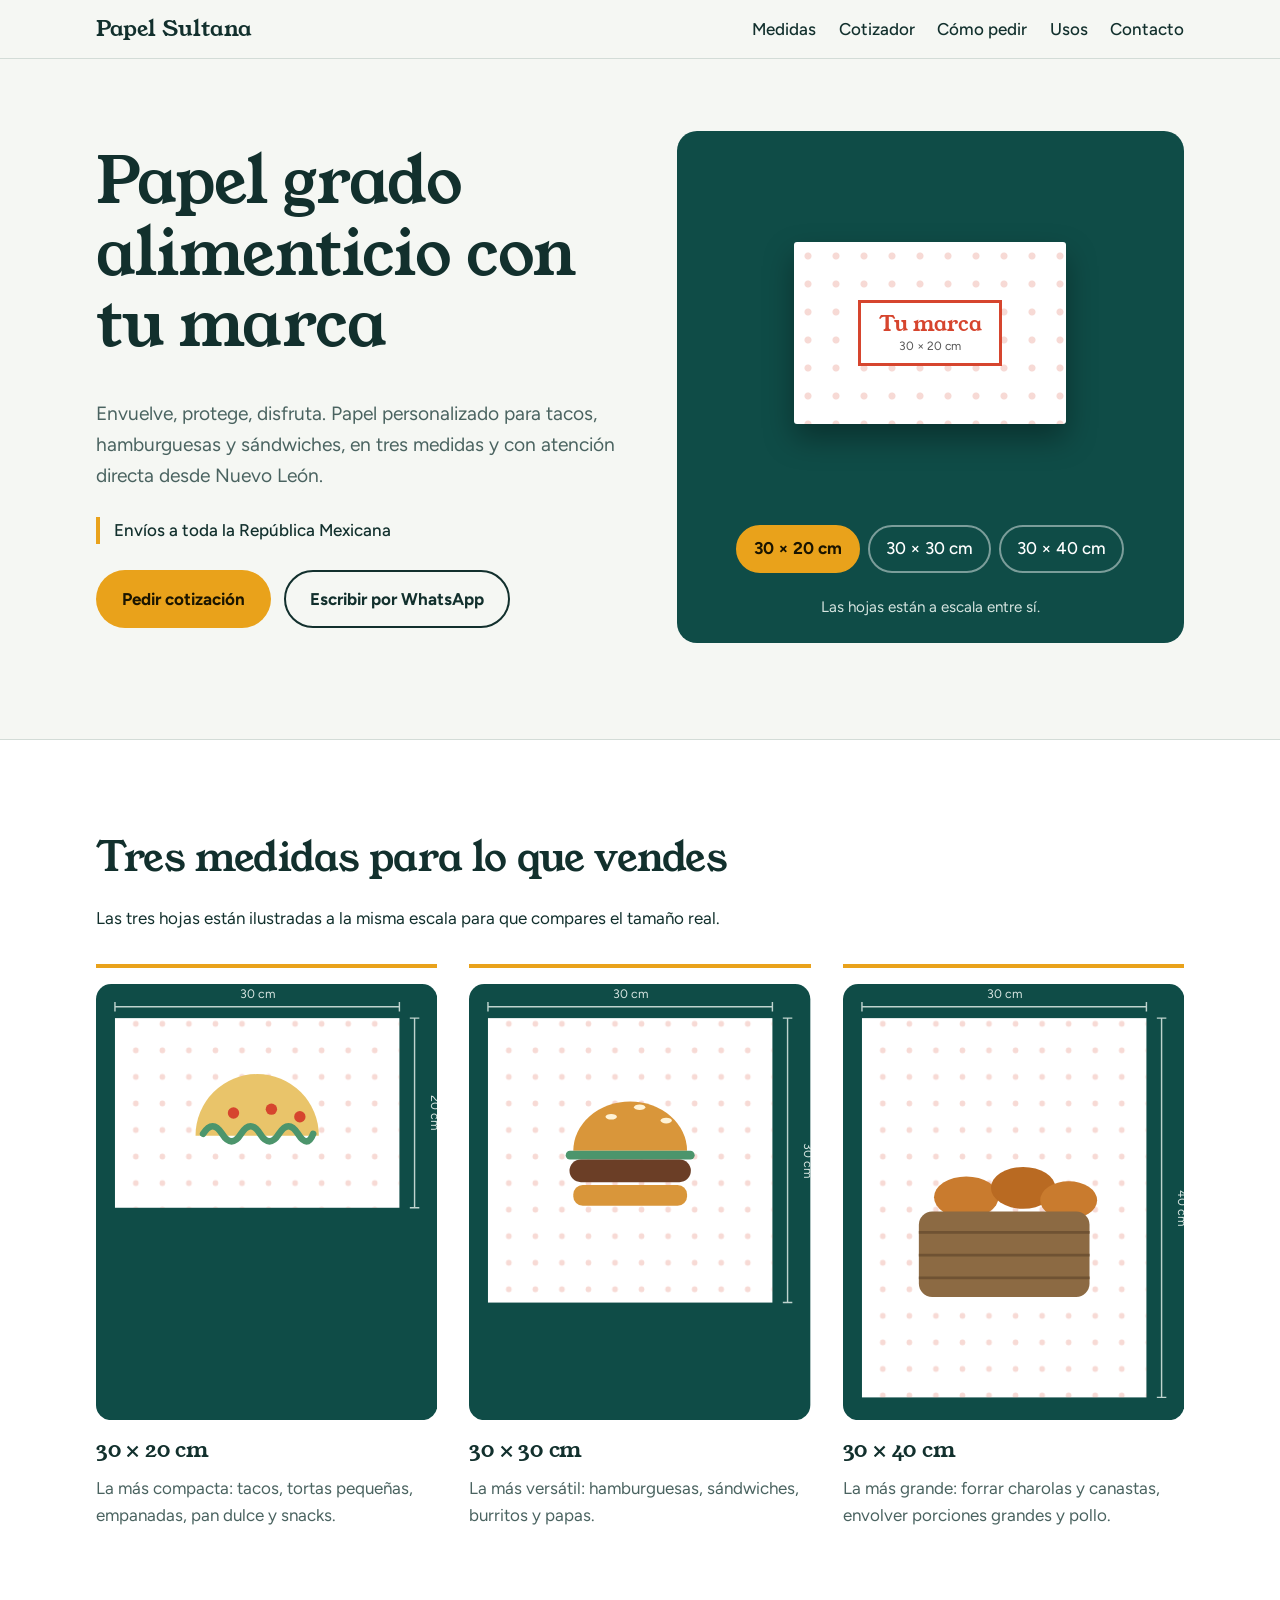
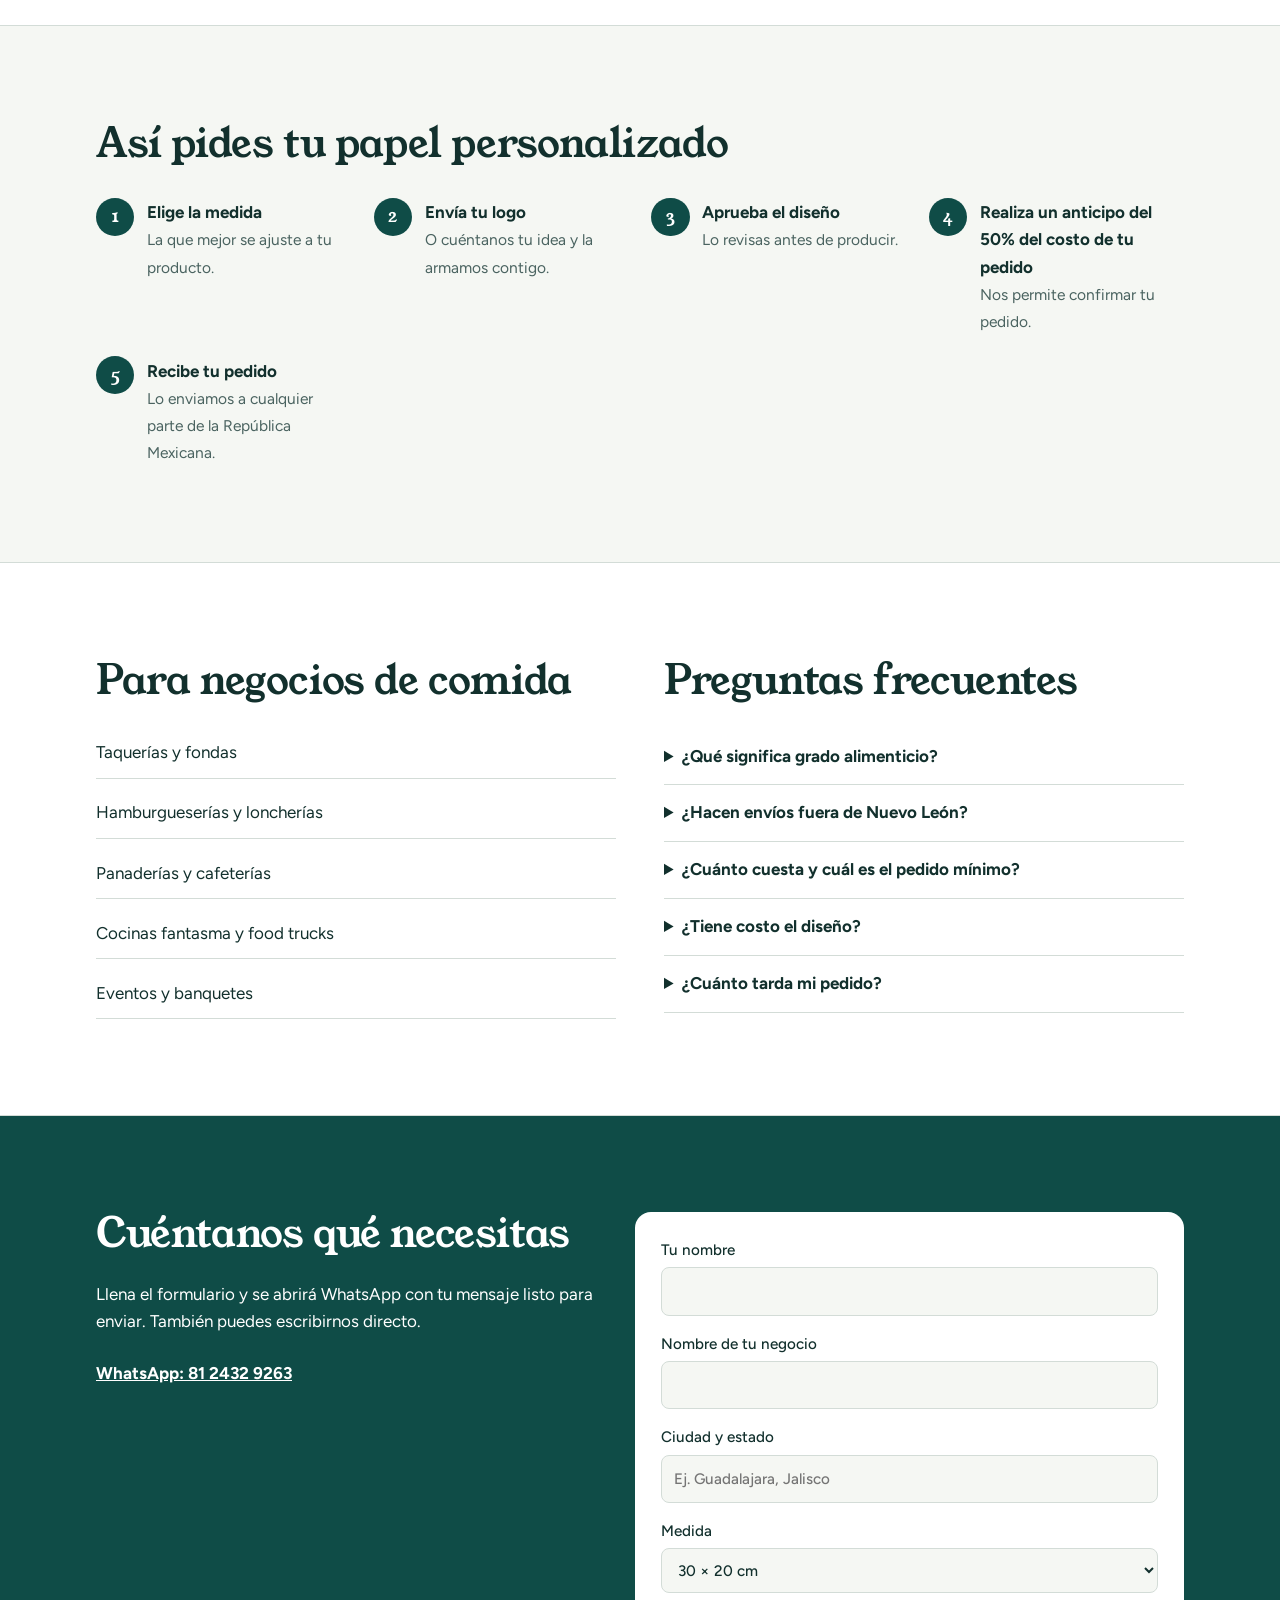
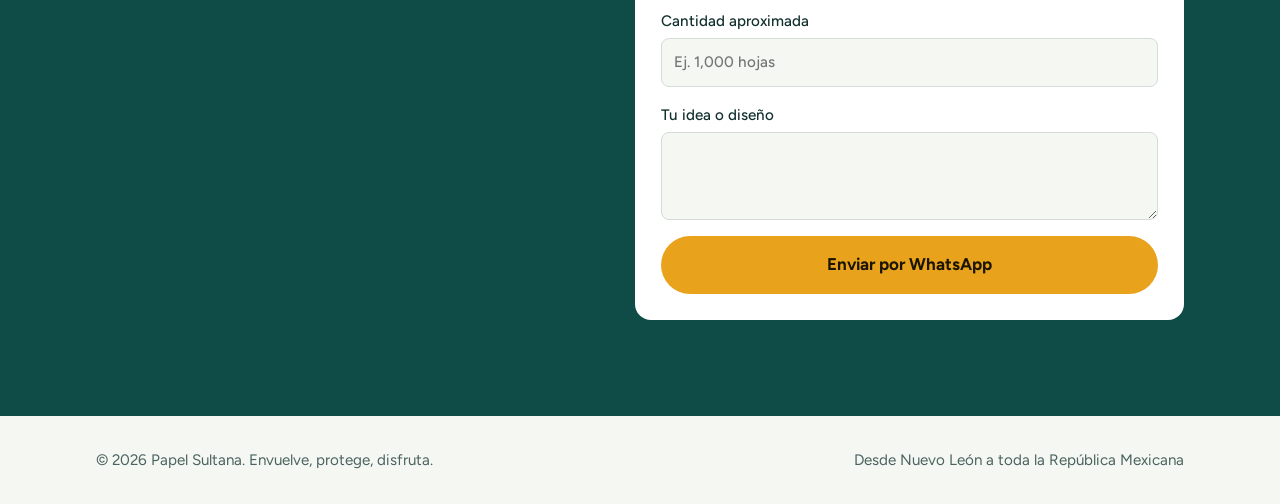
<file: index.html>
<!DOCTYPE html>
<html lang="es-MX">
<head>
<meta charset="UTF-8">
<meta name="viewport" content="width=device-width, initial-scale=1, viewport-fit=cover">
<meta name="color-scheme" content="light">
<title>Papel Sultana | Papel grado alimenticio personalizado con envíos a todo México</title>
<meta name="description" content="Papel grado alimenticio personalizado en 30x20, 30x30 y 30x40 cm. Desde Nuevo León, envíos a toda la República Mexicana.">
<link rel="preconnect" href="https://fonts.googleapis.com">
<link rel="preconnect" href="https://fonts.gstatic.com" crossorigin>
<link href="https://fonts.googleapis.com/css2?family=Young+Serif&family=Figtree:wght@400;500;700&display=swap" rel="stylesheet">
<link rel="stylesheet" href="styles.css">
</head>
<body>

<svg width="0" height="0" style="position:absolute" aria-hidden="true" focusable="false">
  <defs>
    <pattern id="dots" width="28" height="28" patternUnits="userSpaceOnUse">
      <circle cx="14" cy="14" r="3" fill="#D6452E" opacity=".2"/>
    </pattern>
  </defs>
</svg>

<header class="top">
  <div class="wrap">
    <a class="logo" href="#inicio">Papel Sultana</a>
    <nav aria-label="Principal">
      <a href="#medidas">Medidas</a>
      <a href="cotizador.html">Cotizador</a>
      <a href="#proceso">Cómo pedir</a>
      <a href="#usos">Usos</a>
      <a href="#contacto">Contacto</a>
    </nav>
  </div>
</header>

<main id="inicio">

  <section class="hero">
    <div class="wrap">
      <div>
        <h1>Papel grado alimenticio con tu marca</h1>
        <p class="lead">Envuelve, protege, disfruta. Papel personalizado para tacos, hamburguesas y sándwiches, en tres medidas y con atención directa desde Nuevo León.</p>
        <p class="ship">Envíos a toda la República Mexicana</p>
        <div class="actions">
          <a class="btn btn-main" href="#contacto">Pedir cotización</a>
          <a class="btn btn-line" href="https://wa.me/528124329263" target="_blank" rel="noopener">Escribir por WhatsApp</a>
        </div>
      </div>

      <div class="table" aria-label="Vista previa de medidas">
        <div class="stage">
          <div class="sheet" id="sheet" role="img" aria-label="Hoja de papel de 30 por 20 centímetros con diseño de ejemplo">
            <div class="print">Tu marca<small id="sheetLabel">30 × 20 cm</small></div>
          </div>
        </div>
        <div class="sizes" role="group" aria-label="Elegir medida">
          <button type="button" data-w="30" data-h="20" aria-pressed="true">30 × 20 cm</button>
          <button type="button" data-w="30" data-h="30" aria-pressed="false">30 × 30 cm</button>
          <button type="button" data-w="30" data-h="40" aria-pressed="false">30 × 40 cm</button>
        </div>
        <p>Las hojas están a escala entre sí.</p>
      </div>
    </div>
  </section>

  <section class="band" id="medidas">
    <div class="wrap">
      <h2>Tres medidas para lo que vendes</h2>
      <p>Las tres hojas están ilustradas a la misma escala para que compares el tamaño real.</p>
      <div class="cols">

        <div>
          <figure>
            <svg class="fig" viewBox="0 0 360 460" role="img" aria-label="Ilustración de una hoja de 30 por 20 centímetros con un taco">
              <rect class="bg" width="360" height="460" rx="16"/>
              <rect x="20" y="36" width="300" height="200" fill="#fff"/>
              <rect x="20" y="36" width="300" height="200" fill="url(#dots)"/>
              <path class="dim" d="M20 24H320M20 19V29M320 19V29M336 36V236M331 36H341M331 236H341"/>
              <text x="170" y="15" text-anchor="middle">30 cm</text>
              <text transform="translate(353 136) rotate(90)" text-anchor="middle">20 cm</text>
              <path d="M105 160A65 65 0 0 1 235 160Z" fill="#E9C46A"/>
              <path d="M113 158q10-16 20 0t20 0t20 0t20 0t20 0t16 0" fill="none" stroke="#4C956C" stroke-width="7" stroke-linecap="round"/>
              <circle cx="145" cy="136" r="6" fill="#D6452E"/><circle cx="185" cy="132" r="6" fill="#D6452E"/><circle cx="215" cy="140" r="6" fill="#D6452E"/>
            </svg>
          </figure>
          <h3>30 × 20 cm</h3>
          <p>La más compacta: tacos, tortas pequeñas, empanadas, pan dulce y snacks.</p>
        </div>

        <div>
          <figure>
            <svg class="fig" viewBox="0 0 360 460" role="img" aria-label="Ilustración de una hoja de 30 por 30 centímetros con una hamburguesa">
              <rect class="bg" width="360" height="460" rx="16"/>
              <rect x="20" y="36" width="300" height="300" fill="#fff"/>
              <rect x="20" y="36" width="300" height="300" fill="url(#dots)"/>
              <path class="dim" d="M20 24H320M20 19V29M320 19V29M336 36V336M331 36H341M331 336H341"/>
              <text x="170" y="15" text-anchor="middle">30 cm</text>
              <text transform="translate(353 186) rotate(90)" text-anchor="middle">30 cm</text>
              <path d="M110 176A60 52 0 0 1 230 176Z" fill="#D9963A"/>
              <ellipse cx="150" cy="140" rx="6" ry="3" fill="#FFF3D6"/><ellipse cx="180" cy="130" rx="6" ry="3" fill="#FFF3D6"/><ellipse cx="208" cy="144" rx="6" ry="3" fill="#FFF3D6"/>
              <rect x="102" y="176" width="136" height="9" rx="4.5" fill="#4C956C"/>
              <rect x="106" y="185" width="128" height="24" rx="12" fill="#6B3E26"/>
              <rect x="110" y="212" width="120" height="22" rx="10" fill="#D9963A"/>
            </svg>
          </figure>
          <h3>30 × 30 cm</h3>
          <p>La más versátil: hamburguesas, sándwiches, burritos y papas.</p>
        </div>

        <div>
          <figure>
            <svg class="fig" viewBox="0 0 360 460" role="img" aria-label="Ilustración de una hoja de 30 por 40 centímetros con una canasta de pollo">
              <rect class="bg" width="360" height="460" rx="16"/>
              <rect x="20" y="36" width="300" height="400" fill="#fff"/>
              <rect x="20" y="36" width="300" height="400" fill="url(#dots)"/>
              <path class="dim" d="M20 24H320M20 19V29M320 19V29M336 36V436M331 36H341M331 436H341"/>
              <text x="170" y="15" text-anchor="middle">30 cm</text>
              <text transform="translate(353 236) rotate(90)" text-anchor="middle">40 cm</text>
              <ellipse cx="130" cy="225" rx="34" ry="22" fill="#C97B2E"/>
              <ellipse cx="190" cy="215" rx="34" ry="22" fill="#B96A22"/>
              <ellipse cx="238" cy="228" rx="30" ry="20" fill="#C97B2E"/>
              <rect x="80" y="240" width="180" height="90" rx="14" fill="#8C6A43"/>
              <path d="M80 262H260M80 286H260M80 310H260" stroke="#6F5233" stroke-width="3"/>
            </svg>
          </figure>
          <h3>30 × 40 cm</h3>
          <p>La más grande: forrar charolas y canastas, envolver porciones grandes y pollo.</p>
        </div>

      </div>
    </div>
  </section>

  <section id="proceso">
    <div class="wrap">
      <h2>Así pides tu papel personalizado</h2>
      <ol class="steps">
        <li><strong>Elige la medida</strong><span>La que mejor se ajuste a tu producto.</span></li>
        <li><strong>Envía tu logo</strong><span>O cuéntanos tu idea y la armamos contigo.</span></li>
        <li><strong>Aprueba el diseño</strong><span>Lo revisas antes de producir.</span></li>
        <li><strong>Realiza un anticipo del 50% del costo de tu pedido</strong><span>Nos permite confirmar tu pedido.</span></li>
        <li><strong>Recibe tu pedido</strong><span>Lo enviamos a cualquier parte de la República Mexicana.</span></li>
      </ol>
    </div>
  </section>

  <section class="band" id="usos">
    <div class="wrap two">
      <div>
        <h2>Para negocios de comida</h2>
        <ul class="uses">
          <li>Taquerías y fondas</li>
          <li>Hamburgueserías y loncherías</li>
          <li>Panaderías y cafeterías</li>
          <li>Cocinas fantasma y food trucks</li>
          <li>Eventos y banquetes</li>
        </ul>
      </div>
      <div>
        <h2>Preguntas frecuentes</h2>
        <details>
          <summary>¿Qué significa grado alimenticio?</summary>
          <p>Que el papel es apto para tocar alimentos directamente.</p>
        </details>
        <details>
          <summary>¿Hacen envíos fuera de Nuevo León?</summary>
          <p>Sí, enviamos a toda la República Mexicana. Escríbenos tu ciudad y coordinamos el envío contigo.</p>
        </details>
        <details>
          <summary>¿Cuánto cuesta y cuál es el pedido mínimo?</summary>
          <p>Los precios van por millar y dependen de la medida y de si usas 1 o 2 tintas. Míralos al instante en el <a href="cotizador.html">cotizador</a>.</p>
        </details>
        <details>
          <summary>¿Tiene costo el diseño?</summary>
          <p>No, el diseño es gratis.</p>
        </details>
        <details>
          <summary>¿Cuánto tarda mi pedido?</summary>
          <p>La entrega local es de 3 a 5 días hábiles. Para otras ciudades, escríbenos y coordinamos el envío.</p>
        </details>
      </div>
    </div>
  </section>

  <section class="contact" id="contacto">
    <div class="wrap grid">
      <div>
        <h2>Cuéntanos qué necesitas</h2>
        <p>Llena el formulario y se abrirá WhatsApp con tu mensaje listo para enviar. También puedes escribirnos directo.</p>
        <a class="wa" href="https://wa.me/528124329263" target="_blank" rel="noopener">WhatsApp: 81 2432 9263</a>
      </div>
      <form id="quote">
        <label>Tu nombre<input name="nombre" required autocomplete="name"></label>
        <label>Nombre de tu negocio<input name="negocio" autocomplete="organization"></label>
        <label>Ciudad y estado<input name="ciudad" placeholder="Ej. Guadalajara, Jalisco"></label>
        <label>Medida
          <select name="medida">
            <option>30 × 20 cm</option>
            <option>30 × 30 cm</option>
            <option>30 × 40 cm</option>
          </select>
        </label>
        <label>Cantidad aproximada<input name="cantidad" inputmode="numeric" placeholder="Ej. 1,000 hojas"></label>
        <label>Tu idea o diseño<textarea name="mensaje"></textarea></label>
        <button class="btn btn-main" type="submit">Enviar por WhatsApp</button>
      </form>
    </div>
  </section>

</main>

<footer>
  <div class="wrap">
    <span>© 2026 Papel Sultana. Envuelve, protege, disfruta.</span>
    <span>Desde Nuevo León a toda la República Mexicana</span>
  </div>
</footer>

<script src="script.js"></script>
</body>
</html>
</file>
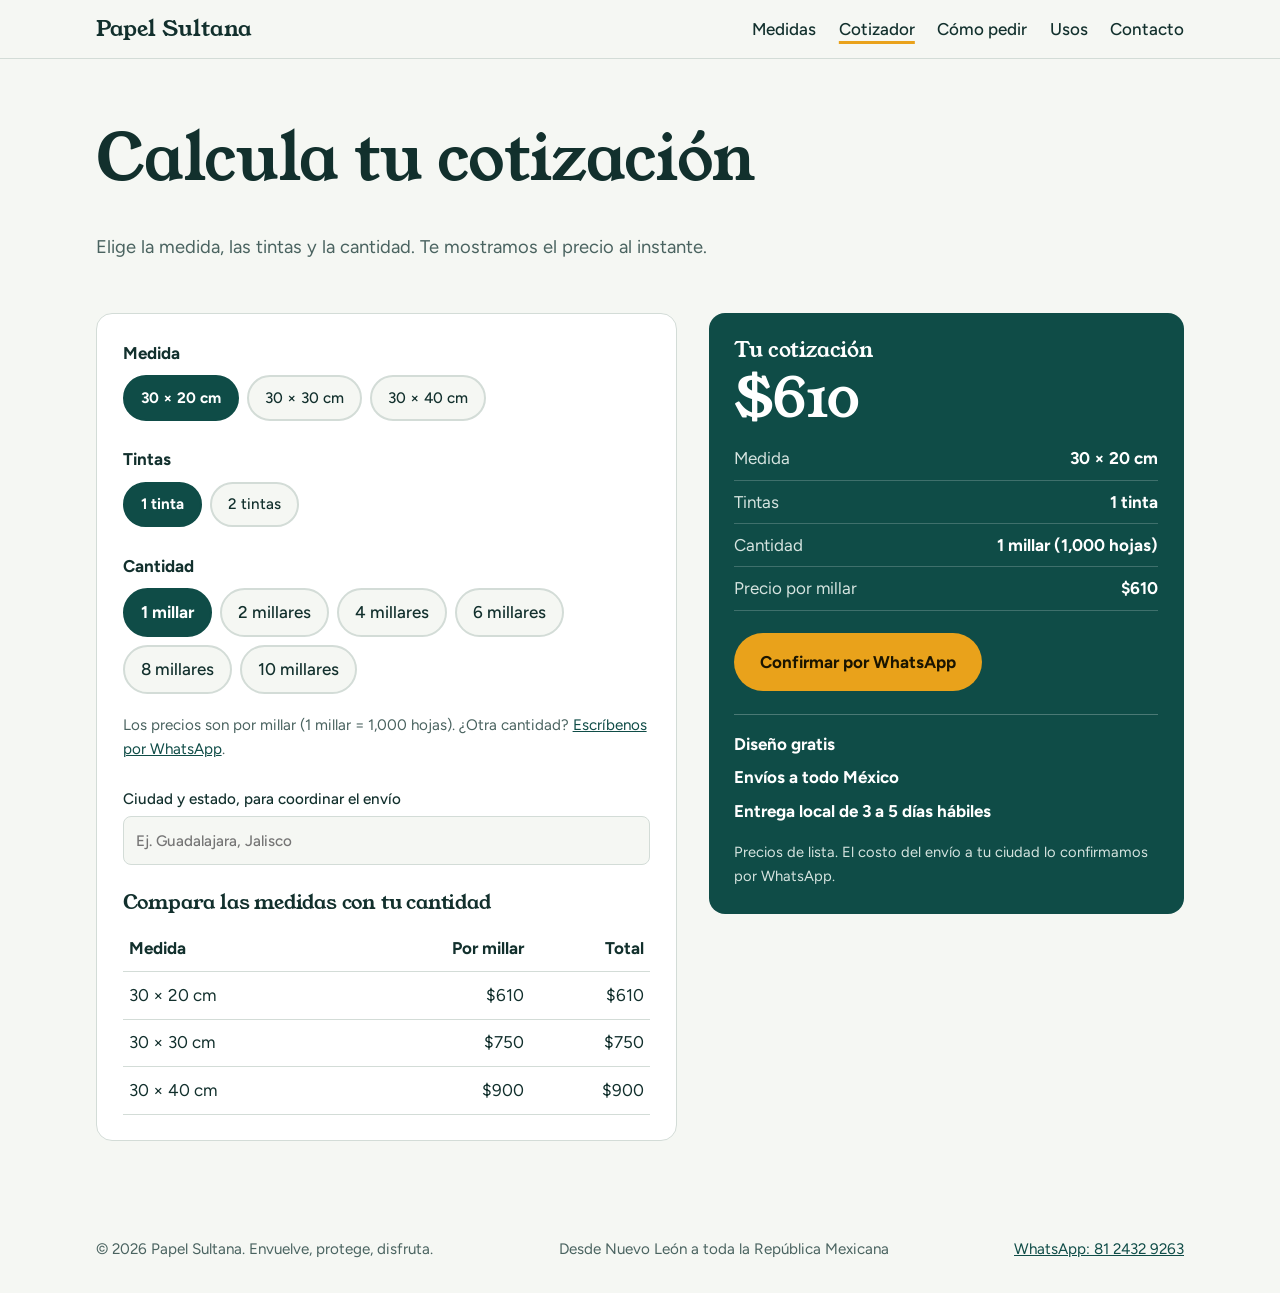
<file: cotizador.html>
<!DOCTYPE html>
<html lang="es-MX">
<head>
<meta charset="UTF-8">
<meta name="viewport" content="width=device-width, initial-scale=1, viewport-fit=cover">
<meta name="color-scheme" content="light">
<title>Cotizador | Papel Sultana</title>
<meta name="description" content="Cotiza tu papel grado alimenticio personalizado en 30x20, 30x30 o 30x40 cm, con 1 o 2 tintas. Envíos a toda la República Mexicana.">
<link rel="preconnect" href="https://fonts.googleapis.com">
<link rel="preconnect" href="https://fonts.gstatic.com" crossorigin>
<link href="https://fonts.googleapis.com/css2?family=Young+Serif&family=Figtree:wght@400;500;700&display=swap" rel="stylesheet">
<link rel="stylesheet" href="styles.css">
</head>
<body>

<header class="top">
  <div class="wrap">
    <a class="logo" href="index.html">Papel Sultana</a>
    <nav aria-label="Principal">
      <a href="index.html#medidas">Medidas</a>
      <a href="cotizador.html" aria-current="page">Cotizador</a>
      <a href="index.html#proceso">Cómo pedir</a>
      <a href="index.html#usos">Usos</a>
      <a href="index.html#contacto">Contacto</a>
    </nav>
  </div>
</header>

<main>
  <section class="pagehead">
    <div class="wrap">
      <h1>Calcula tu cotización</h1>
      <p>Elige la medida, las tintas y la cantidad. Te mostramos el precio al instante.</p>
    </div>
  </section>

  <div class="wrap calc">
    <div class="panelbox">
      <fieldset>
        <legend>Medida</legend>
        <div class="choices">
          <label><input type="radio" name="medida" value="30x20" checked><span>30 × 20 cm</span></label>
          <label><input type="radio" name="medida" value="30x30"><span>30 × 30 cm</span></label>
          <label><input type="radio" name="medida" value="30x40"><span>30 × 40 cm</span></label>
        </div>
      </fieldset>

      <fieldset>
        <legend>Tintas</legend>
        <div class="choices">
          <label><input type="radio" name="tintas" value="1" checked><span>1 tinta</span></label>
          <label><input type="radio" name="tintas" value="2"><span>2 tintas</span></label>
        </div>
      </fieldset>

      <fieldset>
        <legend>Cantidad</legend>
        <div class="choices" id="cantidades"></div>
        <p class="hint">Los precios son por millar (1 millar = 1,000 hojas). ¿Otra cantidad? <a href="https://wa.me/528124329263" target="_blank" rel="noopener">Escríbenos por WhatsApp</a>.</p>
      </fieldset>

      <label>Ciudad y estado, para coordinar el envío
        <input id="ciudad" placeholder="Ej. Guadalajara, Jalisco" autocomplete="address-level2">
      </label>

      <div>
        <h2>Compara las medidas con tu cantidad</h2>
        <table class="compare">
          <thead><tr><th>Medida</th><th>Por millar</th><th>Total</th></tr></thead>
          <tbody id="comparar"></tbody>
        </table>
      </div>
    </div>

    <aside class="result" aria-live="polite">
      <h2>Tu cotización</h2>
      <p class="total" id="total">$0</p>
      <dl class="rows" id="detalle"></dl>
      <a class="btn btn-main" id="wa" href="#" target="_blank" rel="noopener">Confirmar por WhatsApp</a>
      <ul class="perks">
        <li>Diseño gratis</li>
        <li>Envíos a todo México</li>
        <li>Entrega local de 3 a 5 días hábiles</li>
      </ul>
      <p class="note">Precios de lista. El costo del envío a tu ciudad lo confirmamos por WhatsApp.</p>
    </aside>
  </div>
</main>

<footer>
  <div class="wrap">
    <span>© 2026 Papel Sultana. Envuelve, protege, disfruta.</span>
    <span>Desde Nuevo León a toda la República Mexicana</span>
    <a href="https://wa.me/528124329263" target="_blank" rel="noopener">WhatsApp: 81 2432 9263</a>
  </div>
</footer>

<script src="calculadora.js"></script>
</body>
</html>
</file>
<file: styles.css>
:root{
  box-sizing:border-box;
  color-scheme:light;
  padding-top:env(safe-area-inset-top,0px);
  padding-bottom:env(safe-area-inset-bottom,0px);
  --bg:#F5F7F3; --surface:#FFFFFF; --ink:#12302D; --muted:#4A6360; --line:#D3DCD7;
  --panel:#0F4C47; --accent:#E9A21B; --on-accent:#1B1500; --print:#D6452E; --link:#0F4C47;
  --serif:"Young Serif",Georgia,"Times New Roman",serif;
  --sans:"Figtree",system-ui,-apple-system,"Segoe UI",Roboto,sans-serif;
}
*,*::before,*::after{box-sizing:inherit}
html{background:var(--bg);scroll-padding-top:calc(env(safe-area-inset-top,0px) + 4.5rem);scroll-behavior:smooth}
body{margin:0;background:var(--bg);color:var(--ink);font-family:var(--sans);font-size:1.0625rem;line-height:1.6}
img,svg{max-width:100%}
a{color:var(--link)}
h1,h2,h3{font-family:var(--serif);font-weight:400;line-height:1.12;margin:0 0 .6em;letter-spacing:-.01em}
h1{font-size:clamp(2.3rem,6.2vw,4rem)}
h2{font-size:clamp(1.7rem,4vw,2.5rem)}
h3{font-size:1.35rem}
p{margin:0 0 1em;max-width:62ch}
:focus-visible{outline:3px solid var(--accent);outline-offset:3px;border-radius:4px}
.wrap{width:min(68rem,100% - 2.5rem);margin-inline:auto}
section{padding-block:clamp(3.5rem,8vw,6rem)}

/* encabezado y logo */
.top{position:sticky;top:env(safe-area-inset-top,0px);z-index:10;background:var(--bg);border-bottom:1px solid var(--line)}
.top .wrap{display:flex;align-items:center;justify-content:space-between;gap:1rem;padding-block:.7rem}
.logo{display:flex;align-items:center;gap:.7rem;font-family:var(--serif);font-size:1.4rem;text-decoration:none;color:var(--ink)}
.top nav{display:flex;gap:1.4rem}
.top nav a{color:var(--ink);text-decoration:none;font-weight:500}
.top nav a:hover{text-decoration:underline}
@media (max-width:42rem){.top nav{display:none}}

/* botones */
.btn{display:inline-block;padding:.85rem 1.5rem;border-radius:999px;font:inherit;font-weight:700;text-decoration:none;border:2px solid transparent;cursor:pointer}
.btn-main{background:var(--accent);color:var(--on-accent)}
.btn-main:hover{filter:brightness(1.06)}
.btn-line{border-color:var(--ink);color:var(--ink);background:transparent}
.btn-line:hover{background:var(--ink);color:var(--bg)}
.actions{display:flex;flex-wrap:wrap;gap:.8rem;margin-top:1.6rem}
.ship{margin:1.6rem 0 0;padding-left:.9rem;border-left:4px solid var(--accent);font-weight:500}

/* hero */
.hero{padding-top:clamp(2.5rem,6vw,4.5rem)}
.hero .wrap{display:grid;gap:3rem;grid-template-columns:1fr;align-items:center}
@media (min-width:60rem){.hero .wrap{grid-template-columns:1.05fr 1fr}}
.lead{font-size:1.2rem;color:var(--muted)}
.table{background:var(--panel);border-radius:1.25rem;padding:2rem 1.25rem 1.5rem;display:flex;flex-direction:column;align-items:center;gap:1.4rem;min-height:32rem;justify-content:space-between}
.stage{flex:1;display:flex;align-items:center;justify-content:center;width:100%}
.sheet{--w:min(17rem,68vw);--r:.6667;width:var(--w);height:calc(var(--w) * var(--r));background-color:#fff;
  background-image:radial-gradient(circle at 14px 14px,rgba(214,69,46,.2) 3px,transparent 4px);background-size:28px 28px;
  border-radius:3px;box-shadow:0 14px 30px rgba(0,0,0,.35);display:flex;align-items:center;justify-content:center;transition:height .35s ease}
.sheet .print{background:#fff;border:3px solid var(--print);padding:.6rem 1.1rem;text-align:center;color:var(--print);font-family:var(--serif);font-size:1.3rem;line-height:1.1}
.sheet .print small{display:block;font-family:var(--sans);font-size:.75rem;color:#555;margin-top:.25rem}
.sizes{display:flex;gap:.5rem;flex-wrap:wrap;justify-content:center}
.sizes button{background:transparent;color:#fff;border:2px solid rgba(255,255,255,.45);border-radius:999px;padding:.5rem 1rem;font:inherit;font-weight:500;cursor:pointer}
.sizes button[aria-pressed="true"]{background:var(--accent);border-color:var(--accent);color:var(--on-accent);font-weight:700}
.table p{color:#D6E4E0;font-size:.95rem;margin:0;text-align:center}
@media (prefers-reduced-motion:reduce){.sheet{transition:none}html{scroll-behavior:auto}}

/* medidas */
.band{background:var(--surface);border-block:1px solid var(--line)}
.cols{display:grid;gap:2rem;grid-template-columns:1fr;margin-top:2rem}
@media (min-width:48rem){.cols{grid-template-columns:repeat(3,1fr)}}
.cols>div{border-top:4px solid var(--accent);padding-top:1rem}
.cols p{color:var(--muted);margin:0}
figure{margin:0 0 1.1rem}
.fig{display:block;width:100%;height:auto}
.fig .bg{fill:var(--panel)}
.fig .dim{stroke:#BFD3CE;stroke-width:1.5;fill:none}
.fig text{font-family:var(--sans);font-size:13px;fill:#D6E4E0}

/* proceso */
.steps{list-style:none;counter-reset:s;margin:2rem 0 0;padding:0;display:grid;gap:1.4rem;grid-template-columns:1fr}
@media (min-width:48rem){.steps{grid-template-columns:repeat(4,1fr)}}
.steps li{counter-increment:s;padding-left:3.2rem;position:relative}
.steps li::before{content:counter(s);position:absolute;left:0;top:-.1rem;width:2.4rem;height:2.4rem;border-radius:50%;background:var(--panel);color:#fff;display:grid;place-items:center;font-family:var(--serif)}
.steps strong{display:block}
.steps span{color:var(--muted);font-size:.97rem}

/* usos y preguntas */
.two{display:grid;gap:3rem;grid-template-columns:1fr}
@media (min-width:56rem){.two{grid-template-columns:1fr 1fr}}
.uses{padding:0;margin:0;list-style:none;display:grid;gap:.6rem}
.uses li{padding:.7rem 0;border-bottom:1px solid var(--line)}
details{border-bottom:1px solid var(--line);padding:.9rem 0}
summary{cursor:pointer;font-weight:700}
details p{margin:.6rem 0 0;color:var(--muted)}

/* contacto */
.contact{background:var(--panel);color:#fff}
.contact h2,.contact p{color:#fff}
.contact .grid{display:grid;gap:2.5rem;grid-template-columns:1fr}
@media (min-width:56rem){.contact .grid{grid-template-columns:1fr 1.1fr}}
form{background:var(--surface);color:var(--ink);padding:1.6rem;border-radius:1rem;display:grid;gap:1rem}
label{display:grid;gap:.3rem;font-weight:500;font-size:.95rem}
input,select,textarea{font:inherit;padding:.7rem .8rem;border:1.5px solid var(--line);border-radius:.5rem;background:var(--bg);color:var(--ink)}
textarea{min-height:5.5rem;resize:vertical}
.wa{display:inline-block;margin-top:.5rem;color:#fff;font-weight:700}
footer{padding-block:2rem;color:var(--muted);font-size:.95rem}
footer .wrap{display:flex;flex-wrap:wrap;justify-content:space-between;gap:.5rem}

/* ===== navegación en celular y página actual ===== */
@media (max-width:42rem){
  .top .wrap{flex-wrap:wrap;gap:.4rem 1rem}
  .top nav{display:flex;order:3;width:100%;overflow-x:auto;gap:1.1rem;font-size:.95rem;white-space:nowrap;padding-bottom:.2rem}
}
.top nav a[aria-current="page"]{text-decoration:underline;text-decoration-color:var(--accent);text-decoration-thickness:3px;text-underline-offset:6px}
[hidden]{display:none!important}

/* ===== páginas internas ===== */
.pagehead{padding-block:clamp(2.5rem,6vw,4rem) 0}
.pagehead p{color:var(--muted);font-size:1.15rem}

/* chips (medidas, cantidades, filtros) */
.choices{display:flex;flex-wrap:wrap;gap:.5rem}
.choices label{display:block;position:relative}
.choices input{position:absolute;opacity:0;pointer-events:none}
.choices span,.choices button{display:inline-block;padding:.55rem 1rem;border:2px solid var(--line);border-radius:999px;cursor:pointer;font:inherit;font-weight:500;background:var(--bg);color:var(--ink)}
.choices input:checked+span,.choices button[aria-pressed="true"]{background:var(--panel);border-color:var(--panel);color:#fff;font-weight:700}
.choices input:focus-visible+span{outline:3px solid var(--accent);outline-offset:3px}

/* calculadora */
.calc{display:grid;gap:2rem;grid-template-columns:1fr;align-items:start;padding-block:2rem 4rem}
@media (min-width:56rem){
  .calc{grid-template-columns:1.1fr .9fr}
  .result{position:sticky;top:calc(env(safe-area-inset-top,0px) + 5.5rem)}
}
.panelbox{background:var(--surface);border:1px solid var(--line);border-radius:1rem;padding:1.6rem;display:grid;gap:1.6rem}
.panelbox h2{font-size:1.25rem}
fieldset{border:0;padding:0;margin:0;display:grid;gap:.6rem}
legend{font-weight:700;padding:0;margin-bottom:.5rem}
.qty{display:flex;flex-wrap:wrap;gap:.8rem;align-items:center}
.qty input{width:9rem}
.result{background:var(--panel);color:#fff;border-radius:1rem;padding:1.6rem}
.result h2{color:#fff;font-size:1.3rem;margin-bottom:.6rem}
.total{font-family:var(--serif);font-size:clamp(2.4rem,7vw,3.4rem);line-height:1;margin:.2rem 0 1.2rem}
.rows{display:grid;gap:.5rem;margin:0 0 1.4rem}
.rows div{display:flex;justify-content:space-between;gap:1rem;border-bottom:1px solid rgba(255,255,255,.2);padding-bottom:.45rem}
.rows dt{color:#D6E4E0}
.rows dd{margin:0;font-weight:700;text-align:right}
.note{font-size:.92rem;color:#D6E4E0;margin:1rem 0 0}
.compare{width:100%;border-collapse:collapse}
.compare th,.compare td{text-align:left;padding:.6rem .4rem;border-bottom:1px solid var(--line)}
.compare th:not(:first-child),.compare td:not(:first-child){text-align:right}


/* cotizador */
.hint{color:var(--muted);font-size:.95rem;margin:.6rem 0 0}
.perks{list-style:none;margin:1.4rem 0 0;padding:1rem 0 0;border-top:1px solid rgba(255,255,255,.25);display:grid;gap:.4rem;font-weight:700}
</file>
